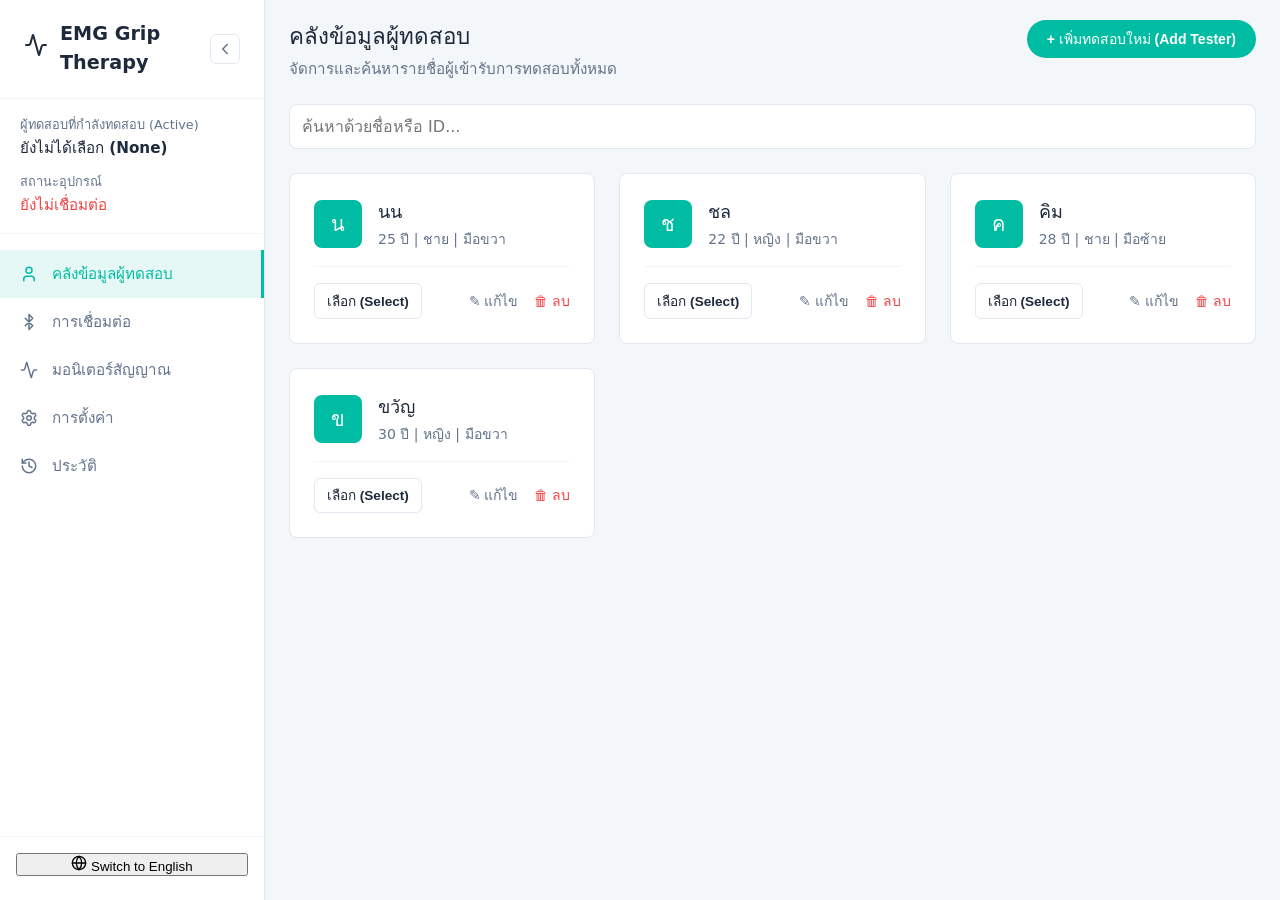
<file: index.html>
<!doctype html>
<html lang="en">
  <head>
    <meta charset="UTF-8" />
    <link rel="icon" type="image/svg+xml" href="./favicon.svg" />
    <meta name="viewport" content="width=device-width, initial-scale=1.0" />
    <title>EMG Grip Therapy - Rehabilitation</title>
    <script type="module" crossorigin src="./assets/index-CmOyDU5O.js"></script>
    <link rel="stylesheet" crossorigin href="./assets/index-DWI_8keL.css">
  </head>
  <body>
    <div id="root"></div>
  </body>
</html>
</file>
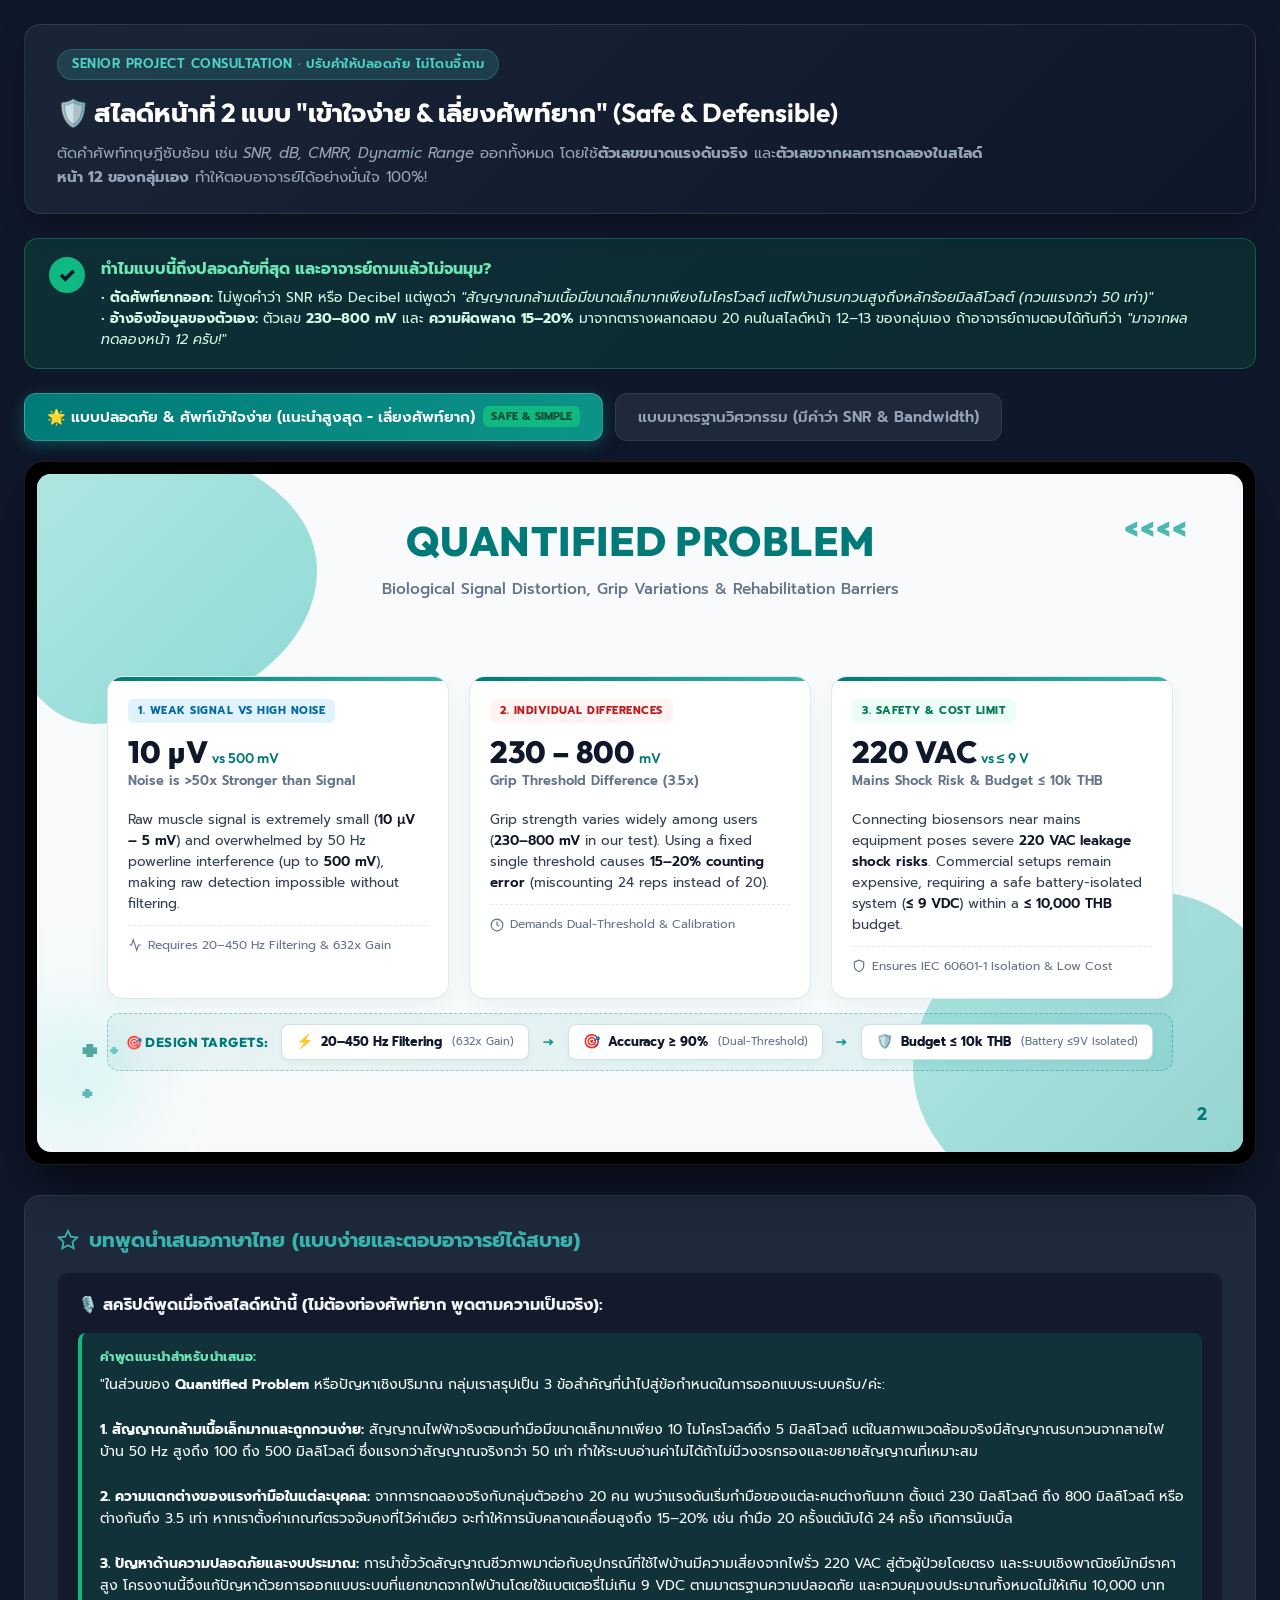
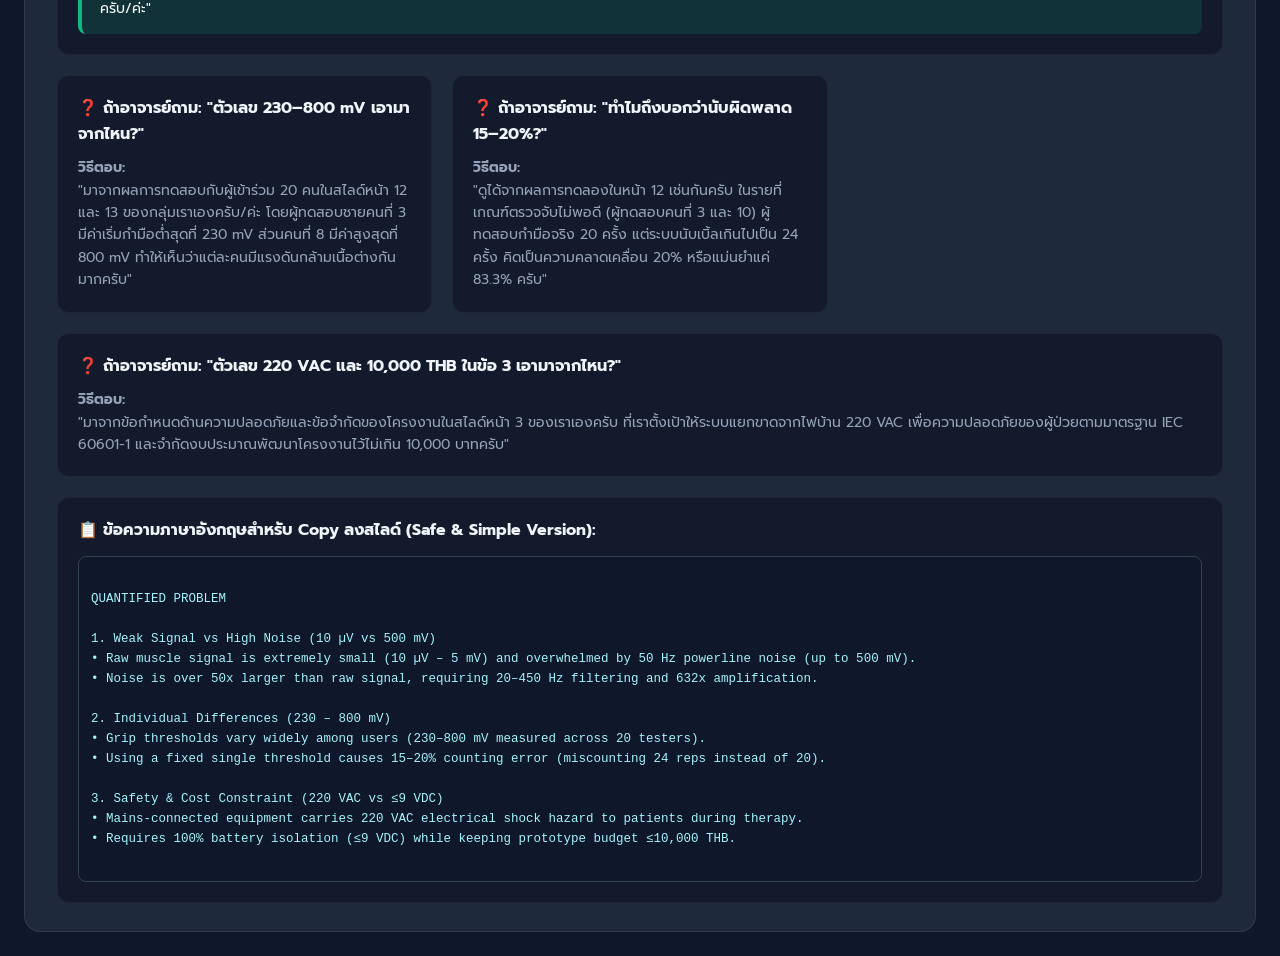
<file: quantified_problem_slide.html>
<!DOCTYPE html>
<html lang="th">
<head>
  <meta charset="UTF-8">
  <meta name="viewport" content="width=device-width, initial-scale=1.0">
  <title>Quantified Problem - Redesign (Safe & Simple) | Hand-Clenching Count System</title>
  <!-- Google Fonts -->
  <link rel="preconnect" href="https://fonts.googleapis.com">
  <link rel="preconnect" href="https://fonts.gstatic.com" crossorigin>
  <link href="https://fonts.googleapis.com/css2?family=Outfit:wght@400;500;600;700;800&family=Prompt:wght@300;400;500;600;700&family=Inter:wght@400;500;600;700&display=swap" rel="stylesheet">
  <style>
    :root {
      --primary-teal: #007a78;
      --primary-dark: #065553;
      --teal-light: #48bb78;
      --cyan-accent: #38b2ac;
      --cyan-light: #b2f5ea;
      --accent-soft: #e6fffa;
      --bg-page: #0f172a;
      --bg-slide: #f8fafc;
      --card-bg: #ffffff;
      --text-main: #1e293b;
      --text-muted: #64748b;
      --border-color: #e2e8f0;
      --danger-color: #e53e3e;
      --warning-color: #dd6b20;
      --success-color: #319795;
    }

    * {
      box-sizing: border-box;
      margin: 0;
      padding: 0;
    }

    body {
      font-family: 'Prompt', 'Inter', sans-serif;
      background-color: var(--bg-page);
      color: #f1f5f9;
      line-height: 1.6;
      padding: 24px;
      min-height: 100vh;
    }

    .container {
      max-width: 1360px;
      margin: 0 auto;
    }

    /* Header Bar */
    header {
      background: linear-gradient(135deg, rgba(30, 41, 59, 0.8), rgba(15, 23, 42, 0.9));
      backdrop-filter: blur(12px);
      border: 1px solid rgba(255, 255, 255, 0.1);
      border-radius: 16px;
      padding: 24px 32px;
      margin-bottom: 24px;
      box-shadow: 0 10px 30px -10px rgba(0, 0, 0, 0.5);
    }

    .header-badge {
      display: inline-flex;
      align-items: center;
      gap: 6px;
      background: rgba(56, 178, 172, 0.2);
      color: #4fd1c5;
      padding: 4px 14px;
      border-radius: 999px;
      font-size: 13px;
      font-weight: 600;
      letter-spacing: 0.5px;
      text-transform: uppercase;
      margin-bottom: 12px;
      border: 1px solid rgba(56, 178, 172, 0.3);
    }

    header h1 {
      font-family: 'Outfit', 'Prompt', sans-serif;
      font-size: 26px;
      font-weight: 700;
      color: #ffffff;
      margin-bottom: 8px;
    }

    header p {
      color: #94a3b8;
      font-size: 15px;
      max-width: 950px;
    }

    /* Safe Notice Banner */
    .safe-banner {
      background: linear-gradient(135deg, rgba(16, 185, 129, 0.15), rgba(6, 95, 70, 0.25));
      border: 1px solid rgba(16, 185, 129, 0.35);
      border-radius: 14px;
      padding: 18px 24px;
      margin-bottom: 24px;
      display: flex;
      align-items: flex-start;
      gap: 16px;
    }

    .safe-icon {
      background: #10b981;
      color: #0f172a;
      width: 36px;
      height: 36px;
      border-radius: 50%;
      display: flex;
      align-items: center;
      justify-content: center;
      flex-shrink: 0;
      font-weight: 900;
      font-size: 20px;
    }

    .safe-text h3 {
      color: #6ee7b7;
      font-size: 16px;
      font-weight: 700;
      margin-bottom: 4px;
    }

    .safe-text p {
      color: #d1fae5;
      font-size: 14px;
      line-height: 1.5;
    }

    /* Navigation Tabs */
    .nav-tabs {
      display: flex;
      gap: 12px;
      margin-bottom: 20px;
      flex-wrap: wrap;
    }

    .tab-btn {
      background: #1e293b;
      color: #94a3b8;
      border: 1px solid rgba(255, 255, 255, 0.08);
      padding: 12px 22px;
      border-radius: 12px;
      cursor: pointer;
      font-family: 'Prompt', sans-serif;
      font-size: 15px;
      font-weight: 600;
      transition: all 0.25s ease;
      display: flex;
      align-items: center;
      gap: 8px;
    }

    .tab-btn:hover {
      background: #334155;
      color: #f8fafc;
      transform: translateY(-2px);
    }

    .tab-btn.active {
      background: linear-gradient(135deg, var(--primary-teal), #0d9488);
      color: #ffffff;
      border-color: rgba(255, 255, 255, 0.2);
      box-shadow: 0 4px 15px rgba(13, 148, 136, 0.4);
    }

    .badge-recommend {
      background: #10b981;
      color: #064e3b;
      font-size: 11px;
      padding: 2px 8px;
      border-radius: 6px;
      font-weight: 700;
      text-transform: uppercase;
    }

    /* SLIDE STYLING (16:9 Canvas) */
    .slide-wrapper {
      position: relative;
      width: 100%;
      background: #000;
      border-radius: 20px;
      padding: 12px;
      box-shadow: 0 25px 50px -12px rgba(0, 0, 0, 0.7);
      margin-bottom: 30px;
      border: 1px solid rgba(255, 255, 255, 0.1);
    }

    .slide-canvas {
      position: relative;
      width: 100%;
      aspect-ratio: 16 / 9;
      background: #f8fafb;
      border-radius: 14px;
      overflow: hidden;
      display: flex;
      flex-direction: column;
      color: var(--text-main);
      box-shadow: inset 0 0 20px rgba(0, 0, 0, 0.02);
    }

    /* Background Wave Elements matching the presentation */
    .wave-top-left {
      position: absolute;
      top: -30px;
      left: -40px;
      width: 320px;
      height: 280px;
      background: linear-gradient(135deg, #a7e3df 0%, #7cd5cf 100%);
      border-radius: 42% 58% 70% 30% / 45% 45% 55% 55%;
      opacity: 0.85;
      z-index: 1;
    }

    .wave-bottom-right {
      position: absolute;
      bottom: -60px;
      right: -50px;
      width: 380px;
      height: 320px;
      background: linear-gradient(135deg, #9ae2de 0%, #6ec2be 100%);
      border-radius: 63% 37% 54% 46% / 55% 48% 52% 45%;
      opacity: 0.75;
      z-index: 1;
    }

    .wave-corner-accent {
      position: absolute;
      bottom: 20px;
      left: -20px;
      width: 120px;
      height: 120px;
      background: #bbf0ec;
      border-radius: 50%;
      filter: blur(40px);
      opacity: 0.6;
      z-index: 1;
    }

    /* Decorative Plus Icons */
    .decor-plus-group-bl {
      position: absolute;
      bottom: 45px;
      left: 45px;
      display: flex;
      flex-direction: column;
      gap: 12px;
      z-index: 2;
      opacity: 0.85;
    }

    .decor-plus-row {
      display: flex;
      gap: 12px;
      align-items: center;
    }

    .decor-plus {
      color: #42b2ab;
      font-size: 26px;
      font-weight: 900;
      line-height: 1;
    }

    .decor-plus.large { font-size: 38px; color: #369b95; }
    .decor-plus.small { font-size: 20px; color: #62c7c0; }

    /* Chevrons */
    .chevrons-top-right {
      position: absolute;
      top: 36px;
      right: 60px;
      display: flex;
      gap: 6px;
      z-index: 3;
    }

    .chevron-icon {
      color: #4db7b0;
      font-size: 24px;
      font-weight: 900;
      letter-spacing: -3px;
    }

    /* Slide Header */
    .slide-header {
      position: relative;
      z-index: 3;
      padding-top: 35px;
      text-align: center;
      margin-bottom: 24px;
    }

    .slide-header h2 {
      font-family: 'Outfit', 'Prompt', sans-serif;
      font-size: clamp(28px, 3.2vw, 42px);
      font-weight: 800;
      color: var(--primary-teal);
      letter-spacing: 0.5px;
      text-transform: uppercase;
    }

    .slide-header .slide-subtitle {
      font-size: clamp(13px, 1.2vw, 16px);
      color: var(--text-muted);
      margin-top: 2px;
      font-weight: 500;
    }

    /* Slide Body Content */
    .slide-body {
      position: relative;
      z-index: 3;
      padding: 0 70px 30px 70px;
      flex: 1;
      display: flex;
      flex-direction: column;
      justify-content: center;
    }

    /* Slide Footer / Page Number */
    .slide-number {
      position: absolute;
      bottom: 24px;
      right: 36px;
      font-family: 'Outfit', sans-serif;
      font-size: 18px;
      font-weight: 700;
      color: var(--primary-teal);
      z-index: 4;
    }

    /* LAYOUT: 3-Pillars Quantified Architecture */
    .quantified-pillars {
      display: grid;
      grid-template-columns: repeat(3, 1fr);
      gap: 20px;
      margin-bottom: 10px;
    }

    .pillar-card {
      background: var(--card-bg);
      border-radius: 16px;
      padding: 22px 20px;
      border: 1px solid rgba(0, 122, 120, 0.15);
      box-shadow: 0 10px 25px -5px rgba(0, 122, 120, 0.08);
      display: flex;
      flex-direction: column;
      transition: all 0.3s ease;
      position: relative;
      overflow: hidden;
    }

    .pillar-card::before {
      content: '';
      position: absolute;
      top: 0;
      left: 0;
      right: 0;
      height: 4px;
      background: linear-gradient(90deg, var(--primary-teal), var(--cyan-accent));
    }

    .pillar-tag {
      display: inline-block;
      align-self: flex-start;
      font-size: 11px;
      font-weight: 700;
      text-transform: uppercase;
      letter-spacing: 0.5px;
      padding: 3px 10px;
      border-radius: 6px;
      margin-bottom: 12px;
    }

    .tag-signal { background: #e0f2fe; color: #0369a1; }
    .tag-accuracy { background: #fef2f2; color: #b91c1c; }
    .tag-cost { background: #ecfdf5; color: #047857; }

    .stat-hero {
      margin-bottom: 10px;
    }

    .stat-number {
      font-family: 'Outfit', sans-serif;
      font-size: clamp(24px, 2.4vw, 32px);
      font-weight: 800;
      color: #0f172a;
      line-height: 1.1;
      display: flex;
      align-items: baseline;
      gap: 4px;
    }

    .stat-number span.unit {
      font-size: 14px;
      font-weight: 600;
      color: var(--primary-teal);
    }

    .stat-label {
      font-size: 13px;
      font-weight: 600;
      color: var(--text-muted);
      margin-top: 3px;
    }

    .pillar-desc {
      font-size: 13.5px;
      color: #334155;
      line-height: 1.55;
      margin-top: 8px;
    }

    .pillar-desc strong {
      color: #0f172a;
      font-weight: 600;
    }

    .pillar-bullet {
      margin-top: 10px;
      padding-top: 10px;
      border-top: 1px dashed #e2e8f0;
      font-size: 12px;
      color: #64748b;
      display: flex;
      align-items: center;
      gap: 6px;
    }

    /* Target Banner for filling the bottom space */
    .target-banner {
      margin-top: 14px;
      background: linear-gradient(135deg, rgba(0, 122, 120, 0.06), rgba(56, 178, 172, 0.12));
      border: 1.5px dashed rgba(0, 122, 120, 0.35);
      border-radius: 12px;
      padding: 10px 18px;
      display: flex;
      align-items: center;
      justify-content: space-between;
      gap: 12px;
    }

    .target-label {
      font-family: 'Outfit', 'Prompt', sans-serif;
      font-size: 13px;
      font-weight: 800;
      color: var(--primary-teal);
      text-transform: uppercase;
      letter-spacing: 0.5px;
      display: flex;
      align-items: center;
      gap: 6px;
      white-space: nowrap;
    }

    .target-pills {
      display: flex;
      align-items: center;
      gap: 12px;
      flex: 1;
      justify-content: space-around;
    }

    .target-pill {
      background: #ffffff;
      border: 1px solid rgba(0, 122, 120, 0.2);
      border-radius: 8px;
      padding: 6px 14px;
      display: flex;
      align-items: center;
      gap: 8px;
      box-shadow: 0 2px 5px rgba(0, 122, 120, 0.05);
    }

    .target-pill .icon {
      font-size: 14px;
    }

    .target-pill .text {
      font-size: 12.5px;
      font-weight: 700;
      color: #0f172a;
    }

    .target-pill .sub {
      font-size: 11px;
      color: #64748b;
      margin-left: 2px;
    }

    .target-arrow {
      color: #0d9488;
      font-weight: bold;
      font-size: 14px;
    }

    /* Option Content Toggle Logic */
    .option-view {
      display: none;
    }

    .option-view.active {
      display: block;
    }

    /* Explanatory Cards & Guide Section */
    .guide-section {
      background: #1e293b;
      border-radius: 16px;
      padding: 28px 32px;
      margin-top: 24px;
      border: 1px solid rgba(255, 255, 255, 0.08);
    }

    .guide-section h3 {
      font-size: 20px;
      font-weight: 700;
      color: #38b2ac;
      margin-bottom: 16px;
      display: flex;
      align-items: center;
      gap: 10px;
    }

    .guide-grid {
      display: grid;
      grid-template-columns: repeat(auto-fit, minmax(320px, 1fr));
      gap: 20px;
    }

    .guide-card {
      background: rgba(15, 23, 42, 0.8);
      border-radius: 12px;
      padding: 20px;
      border: 1px solid rgba(255, 255, 255, 0.05);
    }

    .guide-card h4 {
      font-size: 16px;
      color: #f1f5f9;
      margin-bottom: 10px;
      display: flex;
      align-items: center;
      gap: 8px;
    }

    .guide-card p, .guide-card ul {
      font-size: 14px;
      color: #94a3b8;
      line-height: 1.6;
    }

    .guide-card ul {
      padding-left: 20px;
      margin-top: 8px;
    }

    .guide-card li {
      margin-bottom: 6px;
    }

    .code-box {
      background: #0f172a;
      border: 1px solid #334155;
      border-radius: 8px;
      padding: 12px;
      margin-top: 12px;
      font-family: monospace;
      font-size: 12.5px;
      color: #a5f3fc;
      overflow-x: auto;
      white-space: pre-wrap;
    }

    .speech-box {
      background: rgba(16, 185, 129, 0.15);
      border-left: 4px solid #10b981;
      padding: 14px 18px;
      border-radius: 8px;
      margin-top: 14px;
    }

    .speech-title {
      font-size: 13px;
      font-weight: 700;
      color: #6ee7b7;
      margin-bottom: 6px;
      text-transform: uppercase;
      letter-spacing: 0.5px;
    }

    .speech-text {
      font-size: 14px;
      color: #f8fafc;
      line-height: 1.6;
    }

    /* Print / Responsive adjustments */
    @media (max-width: 900px) {
      .quantified-pillars {
        grid-template-columns: 1fr;
      }
      .slide-canvas {
        aspect-ratio: auto;
        min-height: 600px;
      }
      .slide-body {
        padding: 0 24px 30px 24px;
      }
    }
  </style>
</head>
<body>

  <div class="container">
    <!-- Header -->
    <header>
      <div class="header-badge">Senior Project Consultation · ปรับคำให้ปลอดภัย ไม่โดนจี้ถาม</div>
      <h1>
        <span>🛡️ สไลด์หน้าที่ 2 แบบ "เข้าใจง่าย &amp; เลี่ยงศัพท์ยาก" (Safe &amp; Defensible)</span>
      </h1>
      <p>
        ตัดคำศัพท์ทฤษฎีซับซ้อน เช่น <em>SNR, dB, CMRR, Dynamic Range</em> ออกทั้งหมด โดยใช้<strong>ตัวเลขขนาดแรงดันจริง</strong> และ<strong>ตัวเลขจากผลการทดลองในสไลด์หน้า 12 ของกลุ่มเอง</strong> ทำให้ตอบอาจารย์ได้อย่างมั่นใจ 100%!
      </p>
    </header>

    <!-- Safe Guidance Banner -->
    <div class="safe-banner">
      <div class="safe-icon">✓</div>
      <div class="safe-text">
        <h3>ทำไมแบบนี้ถึงปลอดภัยที่สุด และอาจารย์ถามแล้วไม่จนมุม?</h3>
        <p>
          • <strong>ตัดศัพท์ยากออก:</strong> ไม่พูดคำว่า SNR หรือ Decibel แต่พูดว่า <em>"สัญญาณกล้ามเนื้อมีขนาดเล็กมากเพียงไมโครโวลต์ แต่ไฟบ้านรบกวนสูงถึงหลักร้อยมิลลิโวลต์ (กวนแรงกว่า 50 เท่า)"</em><br>
          • <strong>อ้างอิงข้อมูลของตัวเอง:</strong> ตัวเลข <strong>230–800 mV</strong> และ <strong>ความผิดพลาด 15–20%</strong> มาจากตารางผลทดสอบ 20 คนในสไลด์หน้า 12–13 ของกลุ่มเอง ถ้าอาจารย์ถามตอบได้ทันทีว่า <em>"มาจากผลทดลองหน้า 12 ครับ!"</em>
        </p>
      </div>
    </div>

    <!-- Navigation Tabs -->
    <div class="nav-tabs">
      <button class="tab-btn active" onclick="switchOption(1)">
        <span>🌟 แบบปลอดภัย &amp; ศัพท์เข้าใจง่าย (แนะนำสูงสุด - เลี่ยงศัพท์ยาก)</span>
        <span class="badge-recommend">Safe &amp; Simple</span>
      </button>
      <button class="tab-btn" onclick="switchOption(2)">
        <span>แบบมาตรฐานวิศวกรรม (มีคำว่า SNR &amp; Bandwidth)</span>
      </button>
    </div>

    <!-- SLIDE DISPLAY CONTAINER -->
    <div class="slide-wrapper">
      <div class="slide-canvas">
        <!-- SVG Background Decor -->
        <div class="wave-top-left"></div>
        <div class="wave-bottom-right"></div>
        <div class="wave-corner-accent"></div>

        <div class="chevrons-top-right">
          <span class="chevron-icon">&lt;</span>
          <span class="chevron-icon">&lt;</span>
          <span class="chevron-icon">&lt;</span>
          <span class="chevron-icon">&lt;</span>
        </div>

        <div class="decor-plus-group-bl">
          <div class="decor-plus-row">
            <span class="decor-plus large">+</span>
            <span class="decor-plus small">+</span>
          </div>
          <div class="decor-plus-row">
            <span class="decor-plus">+</span>
          </div>
        </div>

        <!-- Slide Header -->
        <div class="slide-header">
          <h2>QUANTIFIED PROBLEM</h2>
          <div class="slide-subtitle" id="slide-subtext">Biological Signal Distortion, Grip Variations &amp; Rehabilitation Barriers</div>
        </div>

        <!-- Slide Body Container -->
        <div class="slide-body">

          <!-- ================= OPTION 1: SAFE & SIMPLE (RECOMMENDED) ================= -->
          <div id="option-1" class="option-view active">
            <div class="quantified-pillars">
              
              <!-- Pillar 1: Signal vs Noise (NO SNR JARGON) -->
              <div class="pillar-card">
                <span class="pillar-tag tag-signal">1. Weak Signal vs High Noise</span>
                <div class="stat-hero">
                  <div class="stat-number">10 µV <span class="unit">vs 500 mV</span></div>
                  <div class="stat-label">Noise is &gt;50x Stronger than Signal</div>
                </div>
                <div class="pillar-desc">
                  Raw muscle signal is extremely small (<strong>10 µV – 5 mV</strong>) and overwhelmed by 50 Hz powerline interference (up to <strong>500 mV</strong>), making raw detection impossible without filtering.
                </div>
                <div class="pillar-bullet">
                  <svg width="14" height="14" viewBox="0 0 24 24" fill="none" stroke="currentColor" stroke-width="2"><polyline points="22 12 18 12 15 21 9 3 6 12 2 12"></polyline></svg>
                  <span>Requires 20–450 Hz Filtering &amp; 632x Gain</span>
                </div>
              </div>

              <!-- Pillar 2: User Variance (FROM THEIR OWN TEST RESULTS) -->
              <div class="pillar-card">
                <span class="pillar-tag tag-accuracy">2. Individual Differences</span>
                <div class="stat-hero">
                  <div class="stat-number">230 – 800 <span class="unit">mV</span></div>
                  <div class="stat-label">Grip Threshold Difference (3.5x)</div>
                </div>
                <div class="pillar-desc">
                  Grip strength varies widely among users (<strong>230–800 mV</strong> in our test). Using a fixed single threshold causes <strong>15–20% counting error</strong> (miscounting 24 reps instead of 20).
                </div>
                <div class="pillar-bullet">
                  <svg width="14" height="14" viewBox="0 0 24 24" fill="none" stroke="currentColor" stroke-width="2"><circle cx="12" cy="12" r="10"></circle><polyline points="12 6 12 12 16 14"></polyline></svg>
                  <span>Demands Dual-Threshold &amp; Calibration</span>
                </div>
              </div>

              <!-- Pillar 3: Electrical Safety & Cost Limit (100% from Project Constraints) -->
              <div class="pillar-card">
                <span class="pillar-tag tag-cost">3. Safety &amp; Cost Limit</span>
                <div class="stat-hero">
                  <div class="stat-number">220 VAC <span class="unit">vs &le; 9 V</span></div>
                  <div class="stat-label">Mains Shock Risk &amp; Budget &le; 10k THB</div>
                </div>
                <div class="pillar-desc">
                  Connecting biosensors near mains equipment poses severe <strong>220 VAC leakage shock risks</strong>. Commercial setups remain expensive, requiring a safe battery-isolated system (<strong>&le; 9 VDC</strong>) within a <strong>&le; 10,000 THB</strong> budget.
                </div>
                <div class="pillar-bullet">
                  <svg width="14" height="14" viewBox="0 0 24 24" fill="none" stroke="currentColor" stroke-width="2"><path d="M12 22s8-4 8-10V5l-8-3-8 3v7c0 6 8 10 8 10z"></path></svg>
                  <span>Ensures IEC 60601-1 Isolation &amp; Low Cost</span>
                </div>
              </div>

            </div>

            <!-- Engineering Target Transition Banner (Fills bottom space elegantly) -->
            <div class="target-banner">
              <div class="target-label">
                <span>🎯 Design Targets:</span>
              </div>
              <div class="target-pills">
                <div class="target-pill">
                  <span class="icon">⚡</span>
                  <span class="text">20–450 Hz Filtering</span>
                  <span class="sub">(632x Gain)</span>
                </div>
                <div class="target-arrow">&rarr;</div>
                <div class="target-pill">
                  <span class="icon">🎯</span>
                  <span class="text">Accuracy &ge; 90%</span>
                  <span class="sub">(Dual-Threshold)</span>
                </div>
                <div class="target-arrow">&rarr;</div>
                <div class="target-pill">
                  <span class="icon">🛡️</span>
                  <span class="text">Budget &le; 10k THB</span>
                  <span class="sub">(Battery &le;9V Isolated)</span>
                </div>
              </div>
            </div>
          </div>

          <!-- ================= OPTION 2: FORMAL ENGINEERING (WITH SNR) ================= -->
          <div id="option-2" class="option-view">
            <div class="quantified-pillars">
              
              <div class="pillar-card">
                <span class="pillar-tag tag-signal">1. Signal Vulnerability</span>
                <div class="stat-hero">
                  <div class="stat-number">SNR &lt; -20 <span class="unit">dB</span></div>
                  <div class="stat-label">Weak Amplitude vs 50 Hz Noise</div>
                </div>
                <div class="pillar-desc">
                  Raw sEMG is extremely weak (<strong>10 µV – 5 mV</strong>) and overwhelmed by 50 Hz powerline interference (up to <strong>100–500 mV</strong>) and motion artifacts (&lt;20 Hz).
                </div>
                <div class="pillar-bullet">
                  <svg width="14" height="14" viewBox="0 0 24 24" fill="none" stroke="currentColor" stroke-width="2"><polyline points="22 12 18 12 15 21 9 3 6 12 2 12"></polyline></svg>
                  <span>Demands ISEK 20–450 Hz &amp; 632x Gain</span>
                </div>
              </div>

              <div class="pillar-card">
                <span class="pillar-tag tag-accuracy">2. Inter-Subject Variance</span>
                <div class="stat-hero">
                  <div class="stat-number">3.48× <span class="unit">Variance</span></div>
                  <div class="stat-label">Threshold Range: 230 – 800 mV</div>
                </div>
                <div class="pillar-desc">
                  Grip strength varies widely across individuals (<strong>230–800 mV</strong> in tests). Static threshold causes <strong>&gt;16.7% error rate</strong> from double-counting and noise spikes.
                </div>
                <div class="pillar-bullet">
                  <svg width="14" height="14" viewBox="0 0 24 24" fill="none" stroke="currentColor" stroke-width="2"><circle cx="12" cy="12" r="10"></circle><polyline points="12 6 12 12 16 14"></polyline></svg>
                  <span>Demands Dual-Threshold Algorithm</span>
                </div>
              </div>

              <div class="pillar-card">
                <span class="pillar-tag tag-cost">3. Accessibility &amp; Safety</span>
                <div class="stat-hero">
                  <div class="stat-number">&gt; 50,000 <span class="unit">THB</span></div>
                  <div class="stat-label">Clinical Device Cost &amp; Risk</div>
                </div>
                <div class="pillar-desc">
                  Medical EMG units cost <strong>&gt;50,000 THB</strong> and lack remote biofeedback. Mains-connected devices pose electrical shock hazards without isolation.
                </div>
                <div class="pillar-bullet">
                  <svg width="14" height="14" viewBox="0 0 24 24" fill="none" stroke="currentColor" stroke-width="2"><path d="M12 22s8-4 8-10V5l-8-3-8 3v7c0 6 8 10 8 10z"></path></svg>
                  <span>Drives &lt;10k THB Budget &amp; IEC 60601-1</span>
                </div>
              </div>

            </div>
          </div>

        </div>

        <!-- Slide Footer -->
        <div class="slide-number">2</div>
      </div>
    </div>

    <!-- Presentation Script & Talking Points -->
    <div class="guide-section">
      <h3>
        <svg width="22" height="22" viewBox="0 0 24 24" fill="none" stroke="currentColor" stroke-width="2"><polygon points="12 2 15.09 8.26 22 9.27 17 14.14 18.18 21.02 12 17.77 5.82 21.02 7 14.14 2 9.27 8.91 8.26 12 2"></polygon></svg>
        <span>บทพูดนำเสนอภาษาไทย (แบบง่ายและตอบอาจารย์ได้สบาย)</span>
      </h3>
      
      <div class="guide-grid">
        <!-- Script Box -->
        <div class="guide-card" style="grid-column: 1 / -1;">
          <h4>🎙️ สคริปต์พูดเมื่อถึงสไลด์หน้านี้ (ไม่ต้องท่องศัพท์ยาก พูดตามความเป็นจริง):</h4>
          <div class="speech-box">
            <div class="speech-title">คำพูดแนะนำสำหรับนำเสนอ:</div>
            <div class="speech-text">
              "ในส่วนของ <strong>Quantified Problem</strong> หรือปัญหาเชิงปริมาณ กลุ่มเราสรุปเป็น 3 ข้อสำคัญที่นำไปสู่ข้อกำหนดในการออกแบบระบบครับ/ค่ะ:<br><br>
              <strong>1. สัญญาณกล้ามเนื้อเล็กมากและถูกกวนง่าย:</strong> สัญญาณไฟฟ้าจริงตอนกำมือมีขนาดเล็กมากเพียง 10 ไมโครโวลต์ถึง 5 มิลลิโวลต์ แต่ในสภาพแวดล้อมจริงมีสัญญาณรบกวนจากสายไฟบ้าน 50 Hz สูงถึง 100 ถึง 500 มิลลิโวลต์ ซึ่งแรงกว่าสัญญาณจริงกว่า 50 เท่า ทำให้ระบบอ่านค่าไม่ได้ถ้าไม่มีวงจรกรองและขยายสัญญาณที่เหมาะสม<br><br>
              <strong>2. ความแตกต่างของแรงกำมือในแต่ละบุคคล:</strong> จากการทดลองจริงกับกลุ่มตัวอย่าง 20 คน พบว่าแรงดันเริ่มกำมือของแต่ละคนต่างกันมาก ตั้งแต่ 230 มิลลิโวลต์ ถึง 800 มิลลิโวลต์ หรือต่างกันถึง 3.5 เท่า หากเราตั้งค่าเกณฑ์ตรวจจับคงที่ไว้ค่าเดียว จะทำให้การนับคลาดเคลื่อนสูงถึง 15–20% เช่น กำมือ 20 ครั้งแต่นับได้ 24 ครั้ง เกิดการนับเบิ้ล<br><br>
              <strong>3. ปัญหาด้านความปลอดภัยและงบประมาณ:</strong> การนำขั้ววัดสัญญาณชีวภาพมาต่อกับอุปกรณ์ที่ใช้ไฟบ้านมีความเสี่ยงจากไฟรั่ว 220 VAC สู่ตัวผู้ป่วยโดยตรง และระบบเชิงพาณิชย์มักมีราคาสูง โครงงานนี้จึงแก้ปัญหาด้วยการออกแบบระบบที่แยกขาดจากไฟบ้านโดยใช้แบตเตอรี่ไม่เกิน 9 VDC ตามมาตรฐานความปลอดภัย และควบคุมงบประมาณทั้งหมดไม่ให้เกิน 10,000 บาทครับ/ค่ะ"
            </div>
          </div>
        </div>

        <!-- FAQ Defense 1 -->
        <div class="guide-card">
          <h4>❓ ถ้าอาจารย์ถาม: "ตัวเลข 230–800 mV เอามาจากไหน?"</h4>
          <p>
            <strong>วิธีตอบ:</strong><br>
            "มาจากผลการทดสอบกับผู้เข้าร่วม 20 คนในสไลด์หน้า 12 และ 13 ของกลุ่มเราเองครับ/ค่ะ โดยผู้ทดสอบชายคนที่ 3 มีค่าเริ่มกำมือต่ำสุดที่ 230 mV ส่วนคนที่ 8 มีค่าสูงสุดที่ 800 mV ทำให้เห็นว่าแต่ละคนมีแรงดันกล้ามเนื้อต่างกันมากครับ"
          </p>
        </div>

        <!-- FAQ Defense 2 -->
        <div class="guide-card">
          <h4>❓ ถ้าอาจารย์ถาม: "ทำไมถึงบอกว่านับผิดพลาด 15–20%?"</h4>
          <p>
            <strong>วิธีตอบ:</strong><br>
            "ดูได้จากผลการทดลองในหน้า 12 เช่นกันครับ ในรายที่เกณฑ์ตรวจจับไม่พอดี (ผู้ทดสอบคนที่ 3 และ 10) ผู้ทดสอบกำมือจริง 20 ครั้ง แต่ระบบนับเบิ้ลเกินไปเป็น 24 ครั้ง คิดเป็นความคลาดเคลื่อน 20% หรือแม่นยำแค่ 83.3% ครับ"
          </p>
        </div>

        <!-- FAQ Defense 3 -->
        <div class="guide-card" style="grid-column: 1 / -1;">
          <h4>❓ ถ้าอาจารย์ถาม: "ตัวเลข 220 VAC และ 10,000 THB ในข้อ 3 เอามาจากไหน?"</h4>
          <p>
            <strong>วิธีตอบ:</strong><br>
            "มาจากข้อกำหนดด้านความปลอดภัยและข้อจำกัดของโครงงานในสไลด์หน้า 3 ของเราเองครับ ที่เราตั้งเป้าให้ระบบแยกขาดจากไฟบ้าน 220 VAC เพื่อความปลอดภัยของผู้ป่วยตามมาตรฐาน IEC 60601-1 และจำกัดงบประมาณพัฒนาโครงงานไว้ไม่เกิน 10,000 บาทครับ"
          </p>
        </div>

        <!-- Text Box for Copying -->
        <div class="guide-card" style="grid-column: 1 / -1;">
          <h4>📋 ข้อความภาษาอังกฤษสำหรับ Copy ลงสไลด์ (Safe &amp; Simple Version):</h4>
          <div class="code-box">
QUANTIFIED PROBLEM

1. Weak Signal vs High Noise (10 µV vs 500 mV)
• Raw muscle signal is extremely small (10 µV – 5 mV) and overwhelmed by 50 Hz powerline noise (up to 500 mV).
• Noise is over 50x larger than raw signal, requiring 20–450 Hz filtering and 632x amplification.

2. Individual Differences (230 – 800 mV)
• Grip thresholds vary widely among users (230–800 mV measured across 20 testers).
• Using a fixed single threshold causes 15–20% counting error (miscounting 24 reps instead of 20).

3. Safety &amp; Cost Constraint (220 VAC vs &le;9 VDC)
• Mains-connected equipment carries 220 VAC electrical shock hazard to patients during therapy.
• Requires 100% battery isolation (&le;9 VDC) while keeping prototype budget &le;10,000 THB.
          </div>
        </div>
      </div>
    </div>
  </div>

  <script>
    function switchOption(optNum) {
      const tabs = document.querySelectorAll('.tab-btn');
      tabs.forEach((tab, idx) => {
        if (idx === optNum - 1) {
          tab.classList.add('active');
        } else {
          tab.classList.remove('active');
        }
      });

      const views = document.querySelectorAll('.option-view');
      views.forEach((view, idx) => {
        if (idx === optNum - 1) {
          view.classList.add('active');
        } else {
          view.classList.remove('active');
        }
      });
    }
  </script>
</body>
</html>
</file>
<file: assets/index-DWI_8keL.css>
:root{--bg-main:#f4f7f9;--bg-card:#fff;--text-primary:#1e293b;--text-secondary:#64748b;--text-muted:#94a3b8;--accent-teal:#00bca3;--accent-blue:#0284c7;--accent-orange:#f97316;--accent-green:#10b981;--accent-purple:#8b5cf6;--accent-red:#ef4444;--border-color:#e2e8f0;--border-light:#f1f5f9;--lightningcss-light:initial;--lightningcss-dark: ;color-scheme:light;color:var(--text-primary);background-color:var(--bg-main);font-synthesis:none;text-rendering:optimizelegibility;-webkit-font-smoothing:antialiased;-moz-osx-font-smoothing:grayscale;font-family:Inter,Prompt,system-ui,-apple-system,sans-serif;font-weight:400;line-height:1.5}*{box-sizing:border-box;margin:0;padding:0}body{background-color:var(--bg-main);min-width:320px;min-height:100vh;margin:0}#root{width:100%;max-width:1440px;margin:0 auto}h1,h2,h3,h4,h5,h6{color:var(--text-primary);font-weight:600}.subtitle{color:var(--text-secondary);margin-top:2px;font-size:1.05rem}.app-layout{width:100%;min-height:100vh;display:flex;position:relative}.mobile-header{border-bottom:1px solid var(--border-color);z-index:50;background:#fff;justify-content:space-between;align-items:center;width:100%;padding:.75rem 1rem;display:none;position:sticky;top:0;box-shadow:0 1px 3px #0000000d}.mobile-menu-btn{border:1px solid var(--border-color);background:var(--bg-main);width:40px;height:40px;color:var(--text-primary);cursor:pointer;border-radius:8px;flex-shrink:0;justify-content:center;align-items:center;transition:all .2s;display:flex}.mobile-menu-btn:hover,.mobile-menu-btn:active{background:var(--border-light);color:var(--accent-teal);border-color:var(--accent-teal)}.mobile-header-brand{align-items:center;gap:.5rem;display:flex;overflow:hidden}.mobile-brand-icon{width:28px;height:28px;color:var(--accent-teal);background:#00bca31f;border-radius:6px;flex-shrink:0;justify-content:center;align-items:center;display:flex}.mobile-brand-title{color:var(--text-primary);white-space:nowrap;text-overflow:ellipsis;font-size:.95rem;font-weight:700;overflow:hidden}.mobile-status-badge{border-radius:20px;flex-shrink:0;align-items:center;gap:.35rem;padding:.3rem .65rem;font-size:.75rem;font-weight:600;display:flex}.mobile-status-badge.online{color:var(--accent-green);background:#10b9811a;border:1px solid #10b98140}.mobile-status-badge.offline{color:var(--accent-red);background:#ef444414;border:1px solid #ef444426}.mobile-status-badge .status-dot{border-radius:50%;width:7px;height:7px}.mobile-status-badge.online .status-dot{background:var(--accent-green);box-shadow:0 0 0 2px #10b98140}.mobile-status-badge.offline .status-dot{background:var(--accent-red)}.sidebar-backdrop{display:none}.sidebar{border-right:1px solid var(--border-color);z-index:100;background:#fff;flex-direction:column;flex-shrink:0;width:265px;height:100vh;transition:width .25s,transform .28s cubic-bezier(.16,1,.3,1);display:flex;position:sticky;top:0}.sidebar-header{border-bottom:1px solid var(--border-light);justify-content:space-between;align-items:center;gap:.5rem;padding:1.25rem 1.5rem;display:flex}.sidebar-header .logo-area{align-items:center;gap:.75rem;display:flex;overflow:hidden}.sidebar-header .logo-text h1{font-size:1.2rem;font-weight:700}.sidebar-header-actions{align-items:center;gap:.4rem;display:flex}.sidebar-close-btn{border:1px solid var(--border-color);background:var(--bg-main);width:36px;height:36px;color:var(--text-secondary);cursor:pointer;border-radius:8px;justify-content:center;align-items:center;transition:all .2s;display:none}.sidebar-close-btn:hover{background:var(--border-light);color:var(--text-primary)}.desktop-toggle-btn{border:1px solid var(--border-color);width:30px;height:30px;color:var(--text-secondary);cursor:pointer;background:0 0;border-radius:6px;justify-content:center;align-items:center;transition:all .2s;display:flex}.desktop-toggle-btn:hover{background:var(--border-light);color:var(--accent-teal);border-color:var(--accent-teal)}.sidebar.collapsed{width:72px}.sidebar.collapsed .logo-text,.sidebar.collapsed .sidebar-status,.sidebar.collapsed .nav-item span,.sidebar.collapsed .sidebar-footer .lang-toggle span{display:none}.sidebar.collapsed .sidebar-header{justify-content:center;padding:1.25rem .5rem}.sidebar.collapsed .sidebar-header .logo-area{display:none}.sidebar.collapsed .nav-item{justify-content:center;padding:.85rem .5rem}.sidebar.collapsed .sidebar-footer{padding:.75rem .4rem!important}.sidebar.collapsed .lang-toggle{justify-content:center;padding:.6rem .2rem}.sidebar-status{border-bottom:1px solid var(--border-light);padding:1rem 1.25rem}.sidebar-status .status-label{color:var(--text-secondary);margin-bottom:.2rem;font-size:.8rem;font-weight:500}.sidebar-status .status-value{margin-bottom:.75rem;font-size:.95rem;font-weight:600}.sidebar-status .status-value:last-child{margin-bottom:0}.text-red{color:var(--accent-red)}.text-teal{color:var(--accent-teal)}.sidebar-nav{flex:1;padding:1rem 0;overflow-y:auto}.nav-item{width:100%;color:var(--text-secondary);cursor:pointer;text-align:left;background:0 0;border:none;align-items:center;gap:.85rem;padding:.75rem 1.25rem;font-size:.95rem;font-weight:500;transition:all .2s;display:flex}.nav-item:hover{background:var(--border-light);color:var(--text-primary)}.nav-item.active{color:var(--accent-teal);border-right:3px solid var(--accent-teal);background:#00bca31a;font-weight:600}.main-content{background-color:var(--bg-main);flex:1;max-height:100vh;padding:1.25rem 1.5rem;overflow-y:auto}.page-title{margin-bottom:1.5rem}.page-title h2{margin-bottom:.25rem;font-size:1.4rem;font-weight:700}.page-title p{color:var(--text-secondary);font-size:.95rem}.tester-card{border:1px solid var(--border-color);background:#fff;border-radius:8px;flex-direction:column;padding:1.5rem;display:flex}.tester-card-header{align-items:center;gap:1rem;margin-bottom:1rem;display:flex}.tester-avatar{background:var(--accent-teal);color:#fff;border-radius:8px;justify-content:center;align-items:center;width:48px;height:48px;font-size:1.25rem;font-weight:600;display:flex}.tester-info h3{margin-bottom:.25rem;font-size:1.125rem}.tester-info p{color:var(--text-secondary);font-size:.875rem}.tester-actions{border-top:1px solid var(--border-light);justify-content:space-between;align-items:center;margin-top:auto;padding-top:1rem;display:flex}.tester-actions button{cursor:pointer;background:0 0;border:none;align-items:center;gap:.25rem;font-size:.875rem;display:flex}.btn-select{color:var(--accent-teal);font-weight:600;transition:all .2s}.btn-select:hover{opacity:.85}.btn-edit{color:var(--text-secondary);transition:color .2s}.btn-edit:hover{color:var(--accent-teal)}.btn-delete{color:var(--accent-red);transition:opacity .2s}.btn-delete:hover{opacity:.8}.modal-overlay{z-index:1000;background:#00000080;justify-content:center;align-items:center;width:100%;height:100%;display:flex;position:fixed;top:0;left:0}.modal-content{background:#fff;border-radius:12px;width:100%;max-width:500px;padding:2rem;box-shadow:0 10px 25px #0000001a}.modal-header{justify-content:space-between;align-items:center;margin-bottom:1.5rem;display:flex}.modal-close{cursor:pointer;color:var(--text-secondary);background:0 0;border:none}.form-group{margin-bottom:1rem}.form-group label{color:var(--text-secondary);margin-bottom:.35rem;font-size:.9rem;font-weight:500;display:block}.form-control{border:1px solid var(--border-color);border-radius:8px;width:100%;padding:.75rem;font-family:inherit;font-size:1rem}.form-row{gap:1rem;display:flex}.form-row>div{flex:1}.card{background:var(--bg-card);border:1px solid var(--border-color);border-radius:12px;padding:1.15rem 1.25rem;box-shadow:0 1px 3px #00000005}.banner-card{justify-content:space-between;align-items:center;margin-bottom:1.5rem;padding:1rem 1.5rem;display:flex}.dashboard-grid{grid-template-columns:repeat(12,1fr);gap:1rem;display:grid}.metric-card{flex-direction:column;display:flex}.metric-header{color:var(--text-secondary);align-items:center;gap:.5rem;margin-bottom:.35rem;font-size:1rem;font-weight:600;display:flex}.metric-icon{border-radius:50%;justify-content:center;align-items:center;width:24px;height:24px;display:flex}.metric-icon.teal{color:var(--accent-teal);background:#00bca31a}.metric-icon.green{color:var(--accent-green);background:#10b9811a}.metric-icon.gray{color:var(--text-secondary);background:#64748b1a}.metric-value{color:var(--text-primary);font-size:2.25rem;font-weight:700;line-height:1.2}.metric-value.teal{color:var(--accent-teal)}.metric-sub{color:var(--text-muted);margin-top:.25rem;font-size:.85rem;font-weight:500}.btn{cursor:pointer;border:none;border-radius:20px;justify-content:center;align-items:center;gap:.5rem;padding:.5rem 1.25rem;font-size:.875rem;font-weight:600;transition:all .2s;display:inline-flex}.btn-teal{background:var(--accent-teal);color:#fff}.btn-teal:hover{opacity:.9}.btn-outline{border:1px solid var(--border-color);color:var(--text-secondary);background:#fff}.btn-outline:hover{background:var(--border-light)}.btn-purple{color:var(--accent-purple);background:#8b5cf626;border-radius:8px;padding:.75rem 1.5rem;font-weight:700}.btn-purple:hover{background:#8b5cf640}.control-card{flex-direction:column;display:flex}.control-header{white-space:nowrap;align-items:center;gap:.5rem;margin-bottom:.25rem;font-size:1.15rem;font-weight:600;display:flex}.timer-select{border:1px solid var(--border-color);background:var(--bg-card);border-radius:8px;justify-content:space-between;align-items:center;margin-bottom:.75rem;padding:.65rem .9rem;font-size:.95rem;font-weight:600;display:flex}.timer-select .val{font-weight:600}.action-grid{grid-template-columns:1fr 1fr 1fr;gap:.5rem;margin-top:1.5rem;display:grid}.action-btn{background:var(--bg-main);border:1px solid var(--border-color);color:var(--text-secondary);cursor:pointer;border-radius:8px;flex-direction:column;justify-content:center;align-items:center;gap:.4rem;padding:.75rem 0;font-size:.95rem;font-weight:600;display:flex}.action-btn:hover{background:var(--border-light)}.connect-prompt{color:#b45309;text-align:center;background:#fff9c4;border-radius:8px;margin-top:.5rem;padding:.65rem .85rem;font-size:.9rem;font-weight:600}.settings-grid{grid-template-columns:1fr;gap:1rem;max-width:800px;display:grid}.setting-card{align-items:flex-start;gap:1.5rem;display:flex}.setting-icon{background:var(--bg-main);width:40px;height:40px;color:var(--accent-purple);border-radius:50%;flex-shrink:0;justify-content:center;align-items:center;display:flex}.setting-icon.teal{color:var(--accent-teal)}.preset-pills{flex-wrap:wrap;gap:.5rem;margin-top:1rem;display:flex}.pill{border:1px solid var(--border-color);color:var(--text-primary);cursor:pointer;background:#fff;border-radius:20px;padding:.45rem 1rem;font-size:.9rem}.pill.active{background:var(--accent-teal);color:#fff;border-color:var(--accent-teal);font-weight:500}.slider-group{flex-wrap:wrap;gap:2rem;margin-top:1.5rem;display:flex}.slider-col{flex:1;min-width:250px}.slider-label{justify-content:space-between;margin-bottom:.4rem;font-size:.95rem;font-weight:600;display:flex}.slider-label.teal{color:var(--accent-teal)}.slider-label.orange{color:var(--accent-orange)}.range-slider{appearance:none;background:#e2e8f0;border-radius:3px;outline:none;width:100%;height:6px}.range-slider::-webkit-slider-thumb{appearance:none;background:var(--accent-teal);cursor:pointer;border-radius:50%;width:16px;height:16px}.range-slider.orange::-webkit-slider-thumb{background:var(--accent-orange)}.slider-sub{color:var(--text-muted);margin-top:.35rem;font-size:.8rem}.history-table{border-collapse:collapse;width:100%}.history-table th,.history-table td{text-align:left;border-bottom:1px solid var(--border-light);padding:.85rem 1rem;font-size:.95rem}.history-table th{color:var(--text-secondary);border-bottom-width:2px;font-weight:600}.history-table td{color:var(--text-primary)}.chart-container{width:100%;height:330px;margin-top:.75rem}.col-span-12{grid-column:span 12}.col-span-8{grid-column:span 8}.col-span-4{grid-column:span 4}.col-span-3{grid-column:span 3}@media (width<=1024px){.col-span-8,.col-span-4{grid-column:span 12}}@media (width<=768px){.col-span-3{grid-column:span 6}.mobile-header{display:flex}.desktop-toggle-btn{display:none!important}.app-layout{flex-direction:column;width:100%;min-height:100vh;overflow-x:hidden}.sidebar{z-index:1000;width:290px;max-width:85vw;height:100dvh;box-shadow:none;position:fixed;top:0;bottom:0;left:0;overflow-y:auto;transform:translate(-100%)}.sidebar.open{transform:translate(0);box-shadow:8px 0 30px #0f172a40}.sidebar-close-btn{display:flex}.sidebar-backdrop{-webkit-backdrop-filter:blur(3px);z-index:999;background:#0f172a73;animation:.2s ease-out sidebarBackdropFade;display:block;position:fixed;inset:0}.main-content{flex:1;width:100%;max-width:100vw;max-height:none;padding:1.25rem 1rem;overflow-y:visible}.banner-card{text-align:center;padding:2rem 1rem!important}.dashboard-grid{gap:1rem}.page-title{margin-bottom:1rem}.chart-container{height:280px}.metric-value{font-size:1.65rem}.slider-group{flex-direction:column;gap:1.25rem}.slider-col{min-width:100%}.modal-content{max-width:calc(100vw - 2rem);margin:1rem;padding:1.5rem}}@keyframes sidebarBackdropFade{0%{opacity:0}to{opacity:1}}@media (width<=480px){.col-span-3{grid-column:span 12}.mobile-brand-title{font-size:.875rem}.mobile-status-badge .status-text{font-size:.7rem}}.grip-pulse{animation:.35s ease-out gripPulse;border-color:var(--accent-teal)!important}@keyframes gripPulse{0%{transform:scale(1);box-shadow:0 0 #00bca366}50%{transform:scale(1.02);box-shadow:0 0 16px 2px #00bca340}to{box-shadow:none;transform:scale(1)}}
</file>
